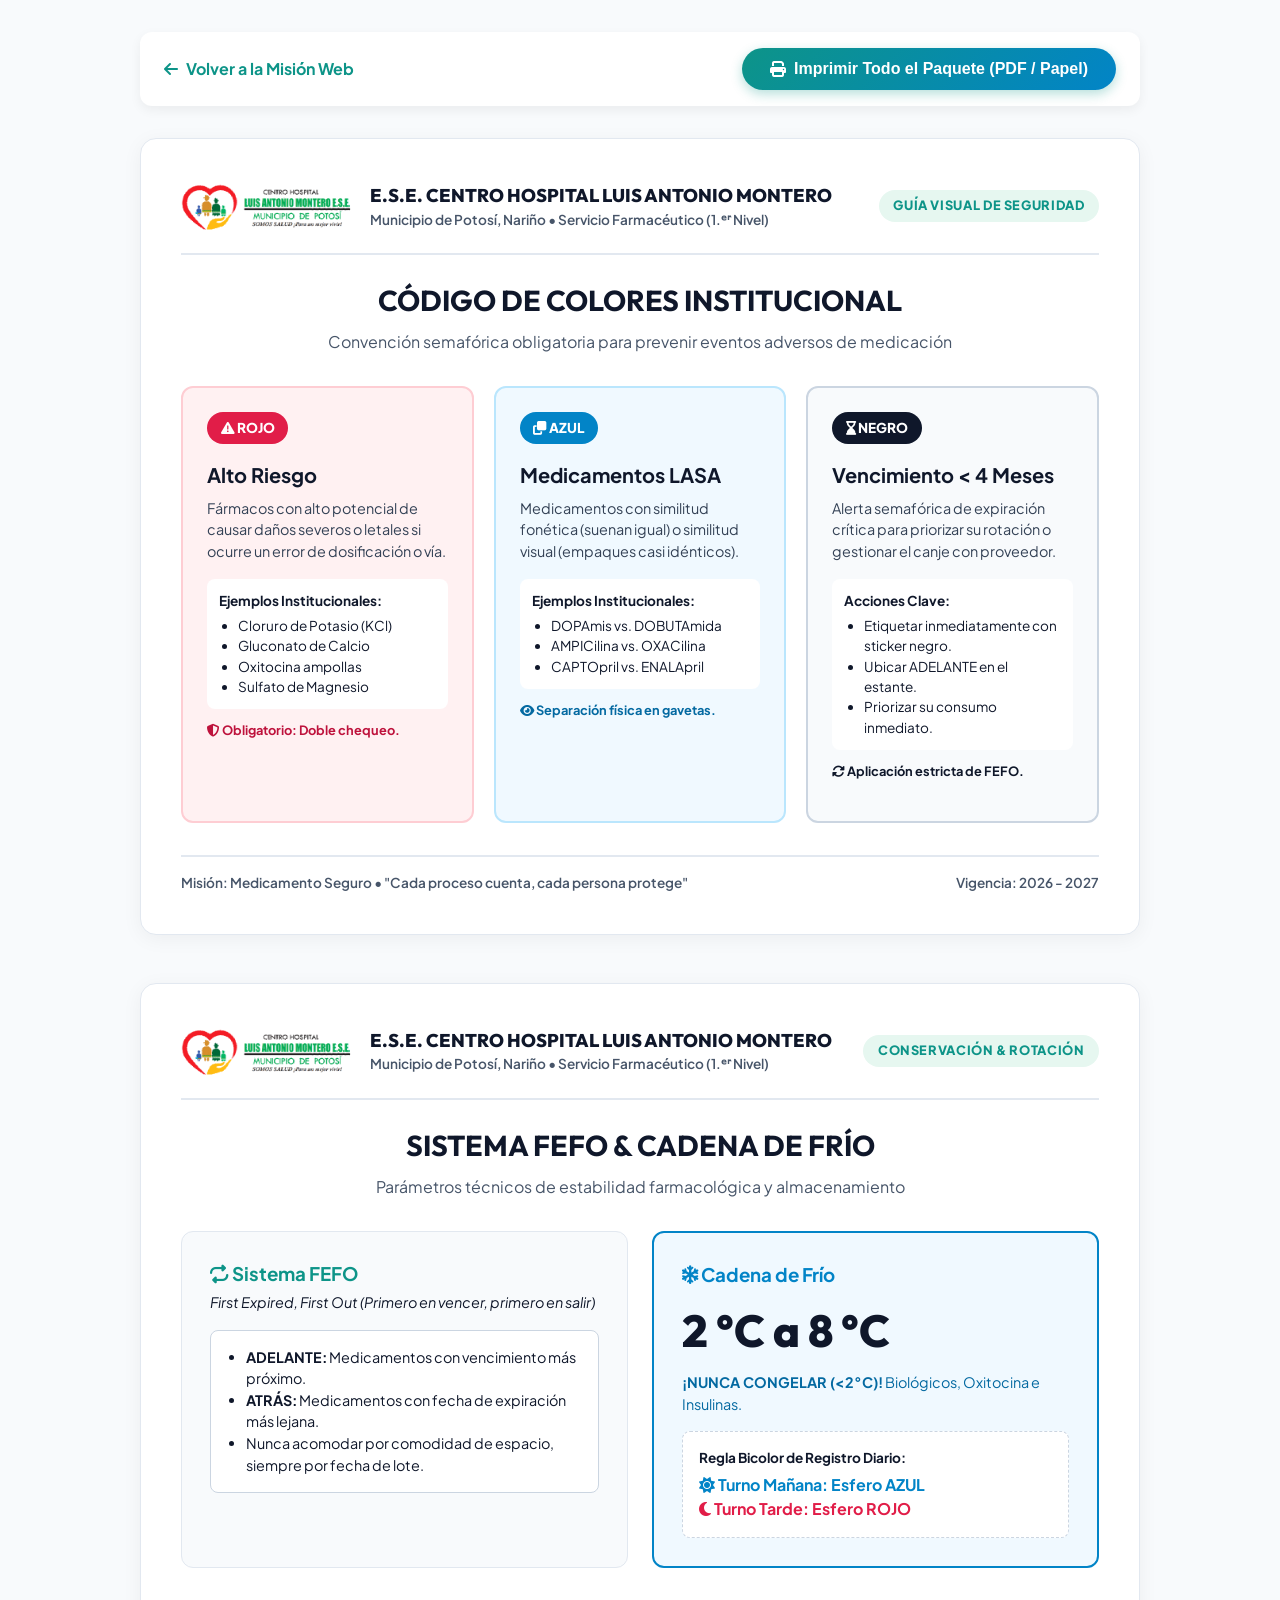
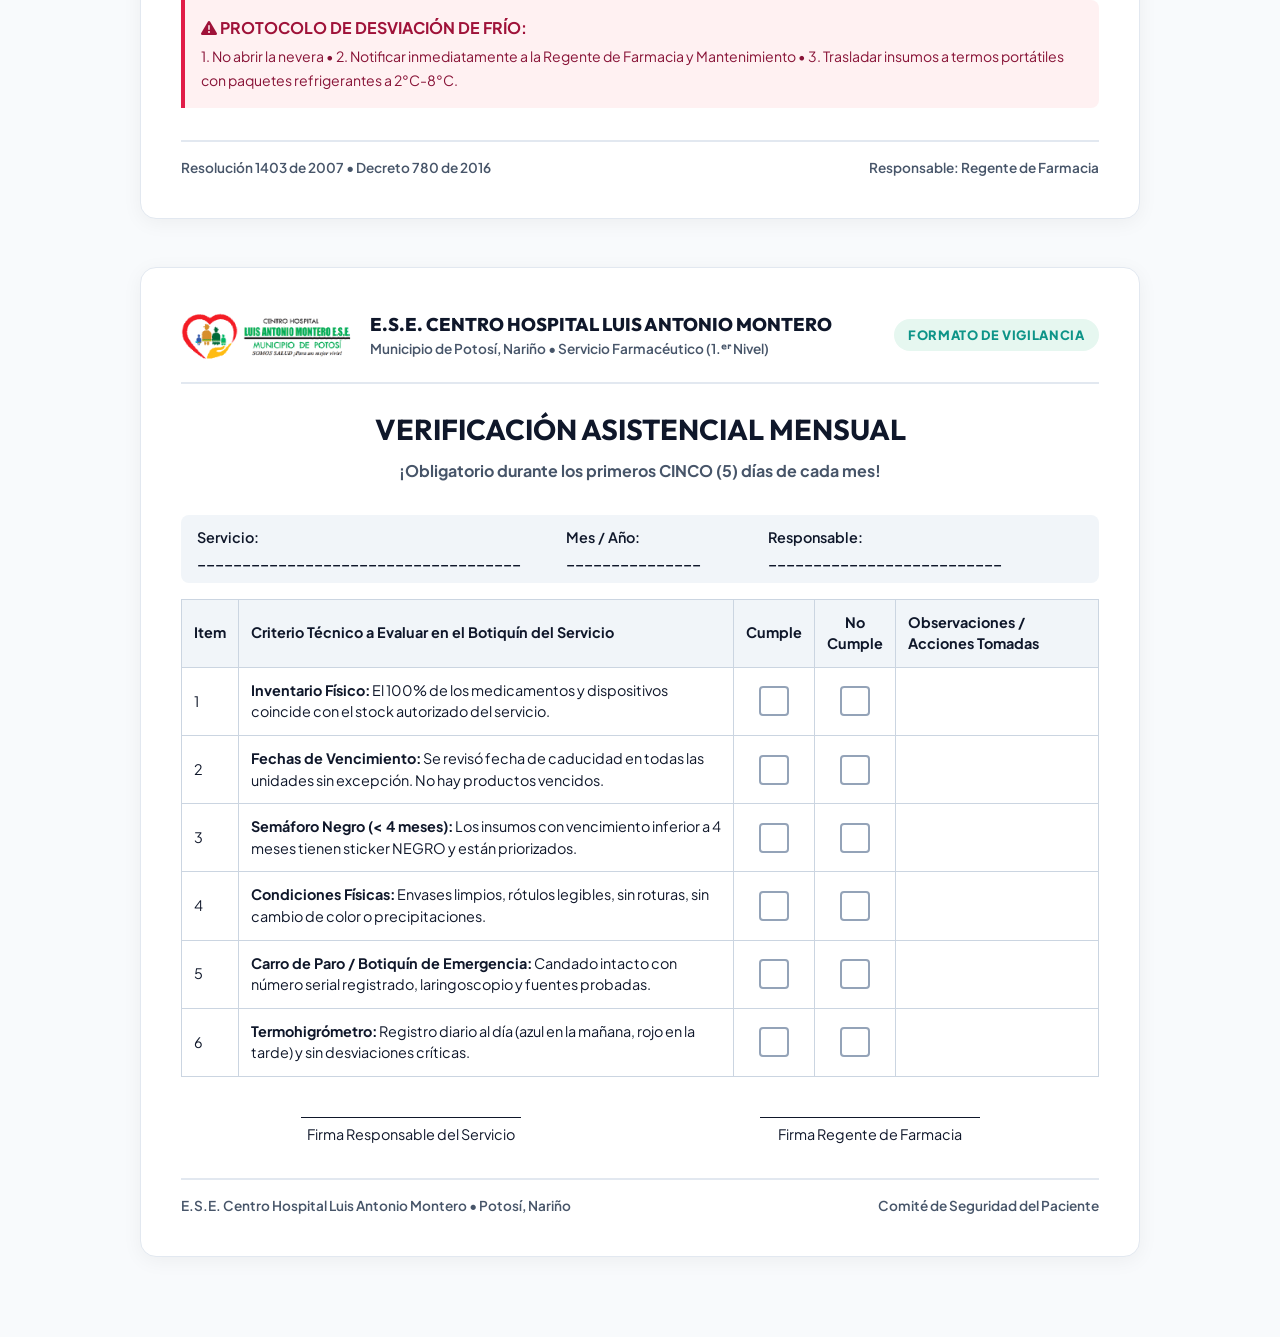
<file: infografias.html>
<!DOCTYPE html>
<html lang="es">
<head>
  <meta charset="UTF-8">
  <title>Material Educativo e Infografías Imprimibles | E.S.E. Centro Hospital Luis Antonio Montero</title>
  <link rel="preconnect" href="https://fonts.googleapis.com">
  <link rel="preconnect" href="https://fonts.gstatic.com" crossorigin>
  <link href="https://fonts.googleapis.com/css2?family=Plus+Jakarta+Sans:wght@400;600;700;800&family=Outfit:wght@600;700;800&display=swap" rel="stylesheet">
  <link rel="stylesheet" href="https://cdnjs.cloudflare.com/ajax/libs/font-awesome/6.4.0/css/all.min.css">
  <style>
    :root {
      --primary: #0D9488;
      --secondary: #0284C7;
      --text: #0F172A;
      --text-muted: #475569;
      --bg: #F8FAFC;
    }
    * { box-sizing: border-box; margin: 0; padding: 0; }
    body {
      font-family: 'Plus Jakarta Sans', sans-serif;
      background: var(--bg);
      color: var(--text);
      line-height: 1.5;
      padding: 2rem 1rem;
    }
    .container { max-width: 1000px; margin: 0 auto; }
    
    .print-bar {
      background: white;
      padding: 1rem 1.5rem;
      border-radius: 12px;
      box-shadow: 0 4px 12px rgba(0,0,0,0.06);
      display: flex;
      justify-content: space-between;
      align-items: center;
      margin-bottom: 2rem;
    }
    .btn-print {
      background: linear-gradient(135deg, #0D9488, #0284C7);
      color: white;
      border: none;
      padding: 0.75rem 1.75rem;
      border-radius: 9999px;
      font-weight: 700;
      font-size: 1rem;
      cursor: pointer;
      display: inline-flex;
      align-items: center;
      gap: 0.5rem;
      box-shadow: 0 4px 12px rgba(13,148,136,0.3);
    }
    .btn-print:hover { opacity: 0.95; transform: translateY(-1px); }
    .btn-back {
      color: #0D9488;
      text-decoration: none;
      font-weight: 700;
      display: inline-flex;
      align-items: center;
      gap: 0.5rem;
    }

    /* ESTILOS DE CADA LÁMINA / AFICHE (TAMAÑO CARTA / AFICHE) */
    .sheet {
      background: white;
      border: 1px solid #E2E8F0;
      border-radius: 16px;
      padding: 2.5rem;
      margin-bottom: 3rem;
      box-shadow: 0 4px 20px rgba(0,0,0,0.05);
      position: relative;
      page-break-after: always;
    }
    .sheet-header {
      display: flex;
      align-items: center;
      justify-content: space-between;
      border-bottom: 2px solid #E2E8F0;
      padding-bottom: 1.25rem;
      margin-bottom: 1.5rem;
    }
    .sheet-brand {
      display: flex;
      align-items: center;
      gap: 1rem;
    }
    .sheet-brand img {
      height: 54px;
      width: auto;
      object-fit: contain;
    }
    .sheet-titles h2 {
      font-family: 'Outfit', sans-serif;
      font-size: 1.15rem;
      color: #0F172A;
      font-weight: 800;
      text-transform: uppercase;
    }
    .sheet-titles p {
      font-size: 0.85rem;
      color: var(--text-muted);
      font-weight: 600;
    }
    .sheet-badge {
      background: #E6F7F0;
      color: #0D9488;
      font-weight: 800;
      font-size: 0.8rem;
      padding: 0.4rem 0.9rem;
      border-radius: 9999px;
      text-transform: uppercase;
      letter-spacing: 0.05em;
    }

    .sheet-main-title {
      font-family: 'Outfit', sans-serif;
      font-size: 1.8rem;
      color: #0F172A;
      text-align: center;
      margin-bottom: 0.5rem;
    }
    .sheet-subtitle {
      text-align: center;
      font-size: 1rem;
      color: var(--text-muted);
      margin-bottom: 2rem;
    }

    /* AFICHE 1: CÓDIGO DE COLORES */
    .color-grid-poster {
      display: grid;
      grid-template-columns: repeat(3, 1fr);
      gap: 1.25rem;
      margin-bottom: 2rem;
    }
    .poster-color-card {
      border-radius: 12px;
      padding: 1.5rem;
      border: 2px solid;
    }
    .poster-red { background: #FFF1F2; border-color: #FECDD3; }
    .poster-blue { background: #F0F9FF; border-color: #BAE6FD; }
    .poster-black { background: #F8FAFC; border-color: #CBD5E1; }

    .tag-color {
      display: inline-block;
      padding: 0.35rem 0.85rem;
      border-radius: 9999px;
      font-weight: 800;
      font-size: 0.85rem;
      color: white;
      margin-bottom: 1rem;
    }
    .tag-red { background: #E11D48; }
    .tag-blue { background: #0284C7; }
    .tag-black { background: #0F172A; }

    .poster-color-card h3 { font-size: 1.25rem; margin-bottom: 0.5rem; }
    .poster-color-card p { font-size: 0.9rem; color: #334155; margin-bottom: 1rem; }
    .poster-examples { background: white; padding: 0.75rem; border-radius: 8px; font-size: 0.85rem; }
    .poster-examples strong { display: block; margin-bottom: 0.3rem; }
    .poster-examples ul { padding-left: 1.2rem; }

    /* AFICHE 2: CADENA DE FRÍO Y TEMPERATURA */
    .temp-poster-grid {
      display: grid;
      grid-template-columns: 1fr 1fr;
      gap: 1.5rem;
      margin-bottom: 2rem;
    }
    .temp-card-box {
      border: 1px solid #E2E8F0;
      border-radius: 12px;
      padding: 1.75rem;
      background: #F8FAFC;
    }
    .temp-card-box.highlight {
      border: 2px solid #0284C7;
      background: #F0F9FF;
    }
    .temp-big-num {
      font-family: 'Outfit', sans-serif;
      font-size: 2.8rem;
      font-weight: 800;
      color: #0F172A;
      margin: 0.5rem 0;
    }
    .bicolor-rule {
      background: white;
      border: 1px dashed #CBD5E1;
      padding: 1rem;
      border-radius: 8px;
      margin-top: 1rem;
    }

    /* AFICHE 3: LISTA DE CHEQUEO ASISTENCIAL (CHECKLIST) */
    .checklist-table {
      width: 100%;
      border-collapse: collapse;
      margin-top: 1rem;
    }
    .checklist-table th, .checklist-table td {
      border: 1px solid #CBD5E1;
      padding: 0.75rem;
      font-size: 0.9rem;
    }
    .checklist-table th {
      background: #F1F5F9;
      color: #0F172A;
      text-align: left;
    }
    .box-check { width: 30px; height: 30px; border: 2px solid #94A3B8; border-radius: 4px; margin: 0 auto; }

    .sheet-footer {
      border-top: 2px solid #E2E8F0;
      padding-top: 1rem;
      display: flex;
      justify-content: space-between;
      align-items: center;
      font-size: 0.85rem;
      color: var(--text-muted);
      font-weight: 600;
      margin-top: 2rem;
    }

    /* REGLAS DE IMPRESIÓN OFICIAL */
    @media print {
      body { background: white !important; padding: 0 !important; }
      .print-bar { display: none !important; }
      .sheet {
        border: none !important;
        box-shadow: none !important;
        margin: 0 !important;
        padding: 1.5cm !important;
        width: 100% !important;
        page-break-after: always !important;
      }
    }
  </style>
</head>
<body>

<div class="container">
  
  <div class="print-bar">
    <a href="index.html" class="btn-back"><i class="fa-solid fa-arrow-left"></i> Volver a la Misión Web</a>
    <button class="btn-print" onclick="window.print()"><i class="fa-solid fa-print"></i> Imprimir Todo el Paquete (PDF / Papel)</button>
  </div>

  <!-- ==================== LÁMINA 1: CÓDIGO DE COLORES ==================== -->
  <div class="sheet" id="afiche-colores">
    <div class="sheet-header">
      <div class="sheet-brand">
        <img src="logo.png" alt="Logo Hospital">
        <div class="sheet-titles">
          <h2>E.S.E. Centro Hospital Luis Antonio Montero</h2>
          <p>Municipio de Potosí, Nariño • Servicio Farmacéutico (1.ᵉʳ Nivel)</p>
        </div>
      </div>
      <span class="sheet-badge">Guía Visual de Seguridad</span>
    </div>

    <h1 class="sheet-main-title">CÓDIGO DE COLORES INSTITUCIONAL</h1>
    <p class="sheet-subtitle">Convención semafórica obligatoria para prevenir eventos adversos de medicación</p>

    <div class="color-grid-poster">
      <!-- ROJO -->
      <div class="poster-color-card poster-red">
        <span class="tag-color tag-red"><i class="fa-solid fa-triangle-exclamation"></i> ROJO</span>
        <h3>Alto Riesgo</h3>
        <p>Fármacos con alto potencial de causar daños severos o letales si ocurre un error de dosificación o vía.</p>
        <div class="poster-examples">
          <strong>Ejemplos Institucionales:</strong>
          <ul>
            <li>Cloruro de Potasio (KCl)</li>
            <li>Gluconato de Calcio</li>
            <li>Oxitocina ampollas</li>
            <li>Sulfato de Magnesio</li>
          </ul>
        </div>
        <p style="margin-top:0.75rem; font-weight:700; color:#BE123C; font-size:0.8rem;">
          <i class="fa-solid fa-shield-halved"></i> Obligatorio: Doble chequeo.
        </p>
      </div>

      <!-- AZUL -->
      <div class="poster-color-card poster-blue">
        <span class="tag-color tag-blue"><i class="fa-solid fa-clone"></i> AZUL</span>
        <h3>Medicamentos LASA</h3>
        <p>Medicamentos con similitud fonética (suenan igual) o similitud visual (empaques casi idénticos).</p>
        <div class="poster-examples">
          <strong>Ejemplos Institucionales:</strong>
          <ul>
            <li>DOPAmis vs. DOBUTAmida</li>
            <li>AMPICilina vs. OXACilina</li>
            <li>CAPTOpril vs. ENALApril</li>
          </ul>
        </div>
        <p style="margin-top:0.75rem; font-weight:700; color:#0369A1; font-size:0.8rem;">
          <i class="fa-solid fa-eye"></i> Separación física en gavetas.
        </p>
      </div>

      <!-- NEGRO -->
      <div class="poster-color-card poster-black">
        <span class="tag-color tag-black"><i class="fa-solid fa-hourglass-end"></i> NEGRO</span>
        <h3>Vencimiento &lt; 4 Meses</h3>
        <p>Alerta semafórica de expiración crítica para priorizar su rotación o gestionar el canje con proveedor.</p>
        <div class="poster-examples">
          <strong>Acciones Clave:</strong>
          <ul>
            <li>Etiquetar inmediatamente con sticker negro.</li>
            <li>Ubicar ADELANTE en el estante.</li>
            <li>Priorizar su consumo inmediato.</li>
          </ul>
        </div>
        <p style="margin-top:0.75rem; font-weight:700; color:#0F172A; font-size:0.8rem;">
          <i class="fa-solid fa-rotate"></i> Aplicación estricta de FEFO.
        </p>
      </div>
    </div>

    <div class="sheet-footer">
      <span>Misión: Medicamento Seguro • "Cada proceso cuenta, cada persona protege"</span>
      <span>Vigencia: 2026 - 2027</span>
    </div>
  </div>

  <!-- ==================== LÁMINA 2: FEFO Y CADENA DE FRÍO ==================== -->
  <div class="sheet" id="afiche-frio">
    <div class="sheet-header">
      <div class="sheet-brand">
        <img src="logo.png" alt="Logo Hospital">
        <div class="sheet-titles">
          <h2>E.S.E. Centro Hospital Luis Antonio Montero</h2>
          <p>Municipio de Potosí, Nariño • Servicio Farmacéutico (1.ᵉʳ Nivel)</p>
        </div>
      </div>
      <span class="sheet-badge">Conservación & Rotación</span>
    </div>

    <h1 class="sheet-main-title">SISTEMA FEFO & CADENA DE FRÍO</h1>
    <p class="sheet-subtitle">Parámetros técnicos de estabilidad farmacológica y almacenamiento</p>

    <div class="temp-poster-grid">
      <div class="temp-card-box">
        <h3 style="color:#0D9488;"><i class="fa-solid fa-repeat"></i> Sistema FEFO</h3>
        <p style="font-size:0.9rem; margin-top:0.25rem;"><em>First Expired, First Out (Primero en vencer, primero en salir)</em></p>
        <div style="background:white; padding:1rem; border-radius:8px; margin:1rem 0; border:1px solid #CBD5E1;">
          <ul style="padding-left:1.2rem; font-size:0.9rem;">
            <li><strong>ADELANTE:</strong> Medicamentos con vencimiento más próximo.</li>
            <li><strong>ATRÁS:</strong> Medicamentos con fecha de expiración más lejana.</li>
            <li>Nunca acomodar por comodidad de espacio, siempre por fecha de lote.</li>
          </ul>
        </div>
      </div>

      <div class="temp-card-box highlight">
        <h3 style="color:#0284C7;"><i class="fa-solid fa-snowflake"></i> Cadena de Frío</h3>
        <div class="temp-big-num">2 °C a 8 °C</div>
        <p style="font-size:0.9rem; color:#0369A1;"><strong>¡NUNCA CONGELAR (&lt;2°C)!</strong> Biológicos, Oxitocina e Insulinas.</p>
        <div class="bicolor-rule">
          <strong style="font-size:0.85rem; display:block; margin-bottom:0.25rem;">Regla Bicolor de Registro Diario:</strong>
          <span style="color:#0284C7; font-weight:700;"><i class="fa-solid fa-sun"></i> Turno Mañana: Esfero AZUL</span><br>
          <span style="color:#E11D48; font-weight:700;"><i class="fa-solid fa-moon"></i> Turno Tarde: Esfero ROJO</span>
        </div>
      </div>
    </div>

    <div style="background:#FFF1F2; border-left:4px solid #E11D48; padding:1rem; border-radius:0 8px 8px 0; margin-top:1rem;">
      <strong style="color:#9F1239; display:block; margin-bottom:0.25rem;"><i class="fa-solid fa-triangle-exclamation"></i> PROTOCOLO DE DESVIACIÓN DE FRÍO:</strong>
      <span style="font-size:0.88rem; color:#881337;">1. No abrir la nevera • 2. Notificar inmediatamente a la Regente de Farmacia y Mantenimiento • 3. Trasladar insumos a termos portátiles con paquetes refrigerantes a 2°C-8°C.</span>
    </div>

    <div class="sheet-footer">
      <span>Resolución 1403 de 2007 • Decreto 780 de 2016</span>
      <span>Responsable: Regente de Farmacia</span>
    </div>
  </div>

  <!-- ==================== LÁMINA 3: LISTA DE CHEQUEO MENSUAL ==================== -->
  <div class="sheet" id="afiche-checklist">
    <div class="sheet-header">
      <div class="sheet-brand">
        <img src="logo.png" alt="Logo Hospital">
        <div class="sheet-titles">
          <h2>E.S.E. Centro Hospital Luis Antonio Montero</h2>
          <p>Municipio de Potosí, Nariño • Servicio Farmacéutico (1.ᵉʳ Nivel)</p>
        </div>
      </div>
      <span class="sheet-badge">Formato de Vigilancia</span>
    </div>

    <h1 class="sheet-main-title">VERIFICACIÓN ASISTENCIAL MENSUAL</h1>
    <p class="sheet-subtitle"><strong>¡Obligatorio durante los primeros CINCO (5) días de cada mes!</strong></p>

    <div style="display:flex; justify-content:space-between; margin-bottom:1rem; font-size:0.9rem; font-weight:600; background:#F1F5F9; padding:0.75rem 1rem; border-radius:8px;">
      <span>Servicio: ____________________________________</span>
      <span>Mes / Año: _______________</span>
      <span>Responsable: __________________________</span>
    </div>

    <table class="checklist-table">
      <thead>
        <tr>
          <th style="width:50px;">Item</th>
          <th>Criterio Técnico a Evaluar en el Botiquín del Servicio</th>
          <th style="width:70px; text-align:center;">Cumple</th>
          <th style="width:70px; text-align:center;">No Cumple</th>
          <th>Observaciones / Acciones Tomadas</th>
        </tr>
      </thead>
      <tbody>
        <tr>
          <td>1</td>
          <td><strong>Inventario Físico:</strong> El 100% de los medicamentos y dispositivos coincide con el stock autorizado del servicio.</td>
          <td><div class="box-check"></div></td>
          <td><div class="box-check"></div></td>
          <td></td>
        </tr>
        <tr>
          <td>2</td>
          <td><strong>Fechas de Vencimiento:</strong> Se revisó fecha de caducidad en todas las unidades sin excepción. No hay productos vencidos.</td>
          <td><div class="box-check"></div></td>
          <td><div class="box-check"></div></td>
          <td></td>
        </tr>
        <tr>
          <td>3</td>
          <td><strong>Semáforo Negro (&lt; 4 meses):</strong> Los insumos con vencimiento inferior a 4 meses tienen sticker NEGRO y están priorizados.</td>
          <td><div class="box-check"></div></td>
          <td><div class="box-check"></div></td>
          <td></td>
        </tr>
        <tr>
          <td>4</td>
          <td><strong>Condiciones Físicas:</strong> Envases limpios, rótulos legibles, sin roturas, sin cambio de color o precipitaciones.</td>
          <td><div class="box-check"></div></td>
          <td><div class="box-check"></div></td>
          <td></td>
        </tr>
        <tr>
          <td>5</td>
          <td><strong>Carro de Paro / Botiquín de Emergencia:</strong> Candado intacto con número serial registrado, laringoscopio y fuentes probadas.</td>
          <td><div class="box-check"></div></td>
          <td><div class="box-check"></div></td>
          <td></td>
        </tr>
        <tr>
          <td>6</td>
          <td><strong>Termohigrómetro:</strong> Registro diario al día (azul en la mañana, rojo en la tarde) y sin desviaciones críticas.</td>
          <td><div class="box-check"></div></td>
          <td><div class="box-check"></div></td>
          <td></td>
        </tr>
      </tbody>
    </table>

    <div style="display:flex; justify-content:space-around; margin-top:2.5rem; text-align:center; font-size:0.9rem;">
      <div style="border-top:1px solid #0F172A; width:220px; padding-top:0.4rem;">
        Firma Responsable del Servicio
      </div>
      <div style="border-top:1px solid #0F172A; width:220px; padding-top:0.4rem;">
        Firma Regente de Farmacia
      </div>
    </div>

    <div class="sheet-footer">
      <span>E.S.E. Centro Hospital Luis Antonio Montero • Potosí, Nariño</span>
      <span>Comité de Seguridad del Paciente</span>
    </div>
  </div>

</div>

</body>
</html>
</file>
